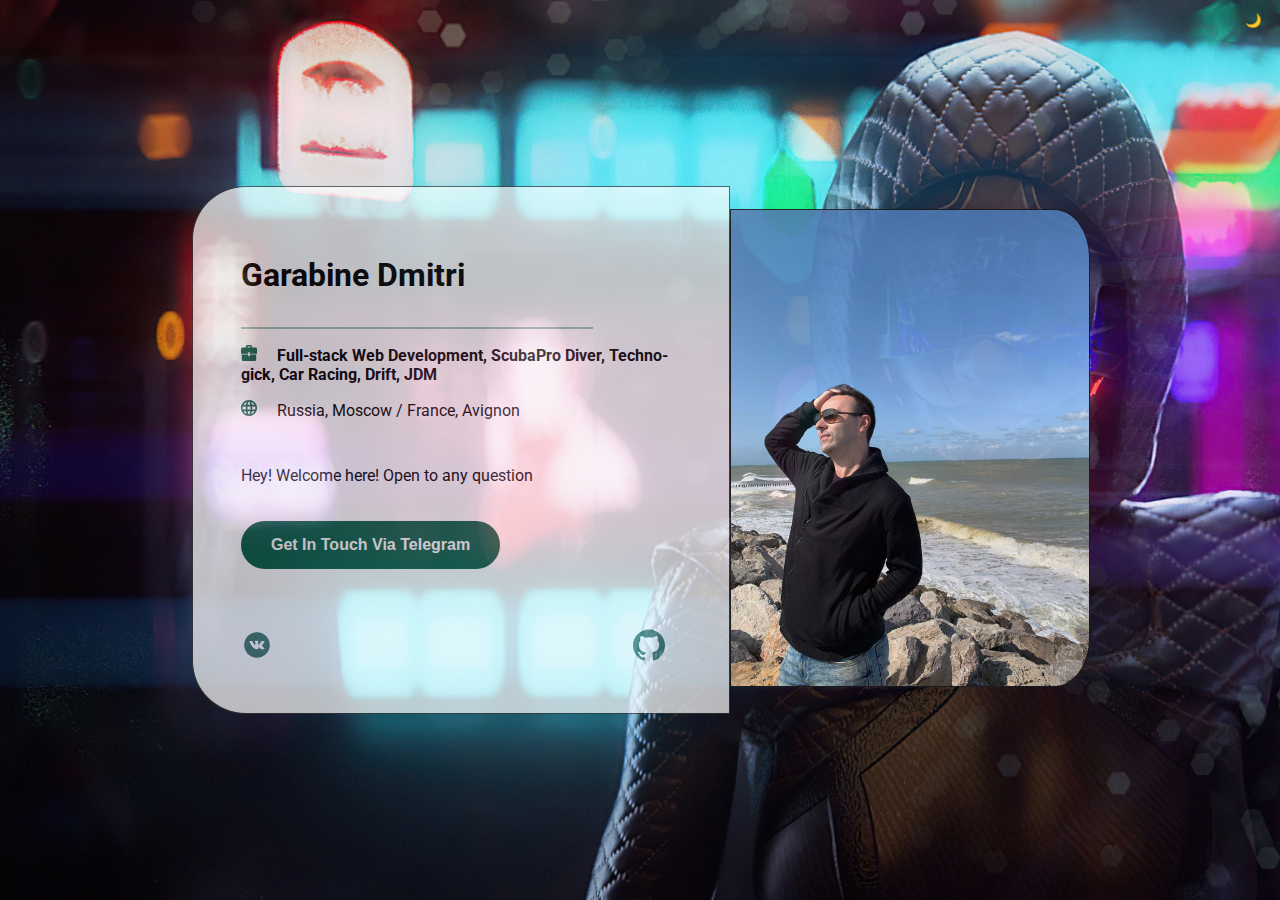
<file: index-2.html>
<!DOCTYPE html>
<html lang="en">

<head>
	<meta charset="UTF-8" />
	<meta http-equiv="X-UA-Compatible" content="IE=edge" />
	<meta name="viewport" content="width=device-width, initial-scale=1.0" />

	<!-- ТЕКСТ ВО ВКЛАДКЕ В БРАУЗЕРЕ -->

	<title>Garabine Dmitri | Developer</title>
	<link rel="stylesheet" href="/style2.css" />
</head>

<body>
	<div class="container">
		<div class="profile">
			<div class="data">
				<img class="small-avatar" src="/assets/img/avatarPhoto.jpeg" alt="avatar" />

				<!-- ВАШЕ ИМЯ -->

				<h1>Garabine Dmitri</h1>
				<div class="divider"></div>
				<p class="text-bold">
					<svg xmlns="http://www.w3.org/2000/svg" viewBox="0 0 20 20">
						<path
							d="M9 12H1v6a2 2 0 0 0 2 2h14a2 2 0 0 0 2-2v-6h-8v2H9v-2zm0-1H0V5c0-1.1.9-2 2-2h4V2a2 2 0 0 1 2-2h4a2 2 0 0 1 2 2v1h4a2 2 0 0 1 2 2v6h-9V9H9v2zm3-8V2H8v1h4z" />
					</svg>

					<!-- ВАША РАБОТА / УЧЕБА -->

					Full-stack Web Development, ScubaPro Diver, Techno-gick, Car Racing, Drift, JDM
				</p>

				<p>
					<svg xmlns="http://www.w3.org/2000/svg" viewBox="0 0 20 20">
						<path
							d="M10 20a10 10 0 1 1 0-20 10 10 0 0 1 0 20zm7.75-8a8.01 8.01 0 0 0 0-4h-3.82a28.81 28.81 0 0 1 0 4h3.82zm-.82 2h-3.22a14.44 14.44 0 0 1-.95 3.51A8.03 8.03 0 0 0 16.93 14zm-8.85-2h3.84a24.61 24.61 0 0 0 0-4H8.08a24.61 24.61 0 0 0 0 4zm.25 2c.41 2.4 1.13 4 1.67 4s1.26-1.6 1.67-4H8.33zm-6.08-2h3.82a28.81 28.81 0 0 1 0-4H2.25a8.01 8.01 0 0 0 0 4zm.82 2a8.03 8.03 0 0 0 4.17 3.51c-.42-.96-.74-2.16-.95-3.51H3.07zm13.86-8a8.03 8.03 0 0 0-4.17-3.51c.42.96.74 2.16.95 3.51h3.22zm-8.6 0h3.34c-.41-2.4-1.13-4-1.67-4S8.74 3.6 8.33 6zM3.07 6h3.22c.2-1.35.53-2.55.95-3.51A8.03 8.03 0 0 0 3.07 6z" />
					</svg>

					<!-- ВАШ ГОРОД -->

					Russia, Moscow / France, Avignon
				</p>

				<p class="description">Hey! Welcome here! Open to any question</p>

				<!-- ТЕЛЕГРАМ -->
				<button class="telegram_btn">
					<a class="link" href="https://t.me/xmuriellx" target="_blank">Get In Touch Via Telegram</a>
				</button>

				<!-- СЕКЦИЯ ДЛЯ ССЫЛОК НА СОЦИАЛЬНЫЕ СЕТИ -->

				<div class="social">
					<!-- ВК -->
					<a href="https://www.linkedin.com/in/dmitri-garabine-41284510b/">
						<svg role="img" viewBox="0 0 30 30" height="60px" xmlns="http://www.w3.org/2000/svg">
							<title>VK</title>
							<path
								d="M15,3C8.373,3,3,8.373,3,15c0,6.627,5.373,12,12,12s12-5.373,12-12C27,8.373,21.627,3,15,3z M21.361,18.967l-1.868,0.026 c0,0-0.403,0.079-0.93-0.285c-0.699-0.48-1.358-1.729-1.872-1.567c-0.521,0.166-0.505,1.29-0.505,1.29s0.004,0.198-0.115,0.327 c-0.129,0.139-0.382,0.125-0.382,0.125h-0.837c0,0-1.846,0.153-3.473-1.543c-1.772-1.849-3.338-5.498-3.338-5.498 s-0.092-0.23,0.006-0.348c0.111-0.13,0.41-0.134,0.41-0.134l2-0.01c0,0,0.188,0.033,0.324,0.133 c0.111,0.082,0.174,0.236,0.174,0.236s0.323,0.819,0.752,1.561c0.836,1.446,1.224,1.763,1.508,1.608 c0.414-0.226,0.29-2.044,0.29-2.044s0.008-0.66-0.208-0.954c-0.168-0.229-0.484-0.297-0.622-0.314 c-0.113-0.015,0.071-0.277,0.311-0.395c0.36-0.176,0.996-0.186,1.747-0.179c0.585,0.006,0.754,0.042,0.982,0.098 c0.69,0.167,0.456,0.811,0.456,2.356c0,0.495-0.089,1.191,0.267,1.42c0.154,0.099,0.529,0.015,1.464-1.579 c0.445-0.756,0.778-1.644,0.778-1.644s0.073-0.158,0.186-0.226c0.116-0.07,0.272-0.048,0.272-0.048l2.105-0.013 c0,0,0.632-0.076,0.735,0.211c0.108,0.3-0.236,1.001-1.096,2.148c-1.412,1.884-1.569,1.709-0.396,2.799 c1.12,1.041,1.351,1.547,1.39,1.611C22.339,18.906,21.361,18.967,21.361,18.967z" />
						</svg>
					</a>
					<!-- ---- -->

					<!-- ГИТХАБ -->
					<a href="https://github.com/xMurieLLx" data-tippy-content="@github_handle">
						<svg role="img" viewBox="0 0 24 24" xmlns="http://www.w3.org/2000/svg">
							<title>GitHub</title>
							<path
								d="M12 .297c-6.63 0-12 5.373-12 12 0 5.303 3.438 9.8 8.205 11.385.6.113.82-.258.82-.577 0-.285-.01-1.04-.015-2.04-3.338.724-4.042-1.61-4.042-1.61C4.422 18.07 3.633 17.7 3.633 17.7c-1.087-.744.084-.729.084-.729 1.205.084 1.838 1.236 1.838 1.236 1.07 1.835 2.809 1.305 3.495.998.108-.776.417-1.305.76-1.605-2.665-.3-5.466-1.332-5.466-5.93 0-1.31.465-2.38 1.235-3.22-.135-.303-.54-1.523.105-3.176 0 0 1.005-.322 3.3 1.23.96-.267 1.98-.399 3-.405 1.02.006 2.04.138 3 .405 2.28-1.552 3.285-1.23 3.285-1.23.645 1.653.24 2.873.12 3.176.765.84 1.23 1.91 1.23 3.22 0 4.61-2.805 5.625-5.475 5.92.42.36.81 1.096.81 2.22 0 1.606-.015 2.896-.015 3.286 0 .315.21.69.825.57C20.565 22.092 24 17.592 24 12.297c0-6.627-5.373-12-12-12" />
						</svg>
					</a>
					<!-- ---- -->
				</div>
			</div>
		</div>
		<div class="full-avatar">
			<img src="/assets/img/avatarPhoto.jpeg" alt="avatar" />
		</div>
		<div class="js-change-theme">
			<button id="js-change-theme-button">🌙</button>
		</div>
	</div>

	<script src="/script.js"></script>
</body>

</html>
</file>
<file: style2.css>
@import url("https://fonts.googleapis.com/css2?family=Comfortaa&family=Roboto&display=swap");

body,
html {
	margin: 0;
	padding: 0;
}

body {
	/* ССЫЛКА НА ВАШУ КАРТИНКУ НА ФОНЕ */
	/*background-image: url(https://source.unsplash.com/1L71sPT5XKc);*/
	background-image: url(/assets/img/wallpapper.jpg);
	background-size: cover;
	font-family: "Roboto", sans-serif;
}

.text-bold {
	font-weight: bold;
}

.container {
	height: 100vh;
	max-width: 56rem;
	margin: auto;
	display: flex;
	align-items: center;
}

/* Стили описания профиля */

.profile {
	width: 60%;
	background-color: #fff;
	opacity: 0.7;
	border-top-left-radius: 10%;
	border-bottom-left-radius: 10%;
	border: .1rem #343434 solid;
}

.profile.dark-mode {
	background-color: #343434;
	color: #fff;
	border: .1rem #fefefe solid;
}

.body.dark-mode {
	background-image: #1c1c1e;
	color: #fefefe;
}

.profile .data {
	padding: 3rem;
}

.profile svg {
	color: #0d644d;
	padding-right: 1rem;
	fill: currentColor;
	height: 1rem;
}

.profile .description {
	padding-top: 30px;
}

.divider {
	padding-top: 0.75rem;
	border-color: #085f48;
	border-bottom-style: solid;
	border-bottom-width: 2px;
	width: 80%;
	opacity: 0.4;
}

.telegram_btn {
	background-color: #085f48;
	border-radius: 9999px;
	border: none;
	padding: 15px 30px;
	margin: 20px 0;
}

.link {
	text-decoration: none;
	color: #fff;
	font-weight: bold;
	font-size: medium;
}

.social {
	margin-top: 40px;
	display: flex;
	width: 100%;
	justify-content: space-between;
}

.social svg {
	color: #42766b;
	height: 2rem;
}

/* Стили фотографии */

.full-avatar {
	width: 40%;
}

.small-avatar {
	display: none;
}

.full-avatar img {
	max-width: 100%;
	border-top-right-radius: 10%;
	border-bottom-right-radius: 10%;
	border: .1rem #1b1b1b solid;	
	opacity: 0.9;
}

/* Стили кнопки изменения темы */
.js-change-theme {
	position: absolute;
	top: 0;
	right: 0;
	padding: 10px;
}

.js-change-theme button {
	background-color: transparent;
	border-color: transparent;
	cursor: pointer;
}

/* Стили для маленьких экранов */
@media (max-width: 1024px) {
	.container {
		height: 80vh;
	}

	.full-avatar {
		display: none;
	}

	.profile {
		width: 100%;
		border-radius: 10px;
	}

	.small-avatar {
		display: block;
		width: 200px;
		height: 200px;
		object-fit: cover;
		border-radius: 9999px;
		margin-top: -80px;
		margin-left: auto;
		margin-right: auto;
	}

	.data {
		text-align: center;
	}

	.profile {
		margin-left: 30px;
		margin-right: 30px;
	}
}
</file>
